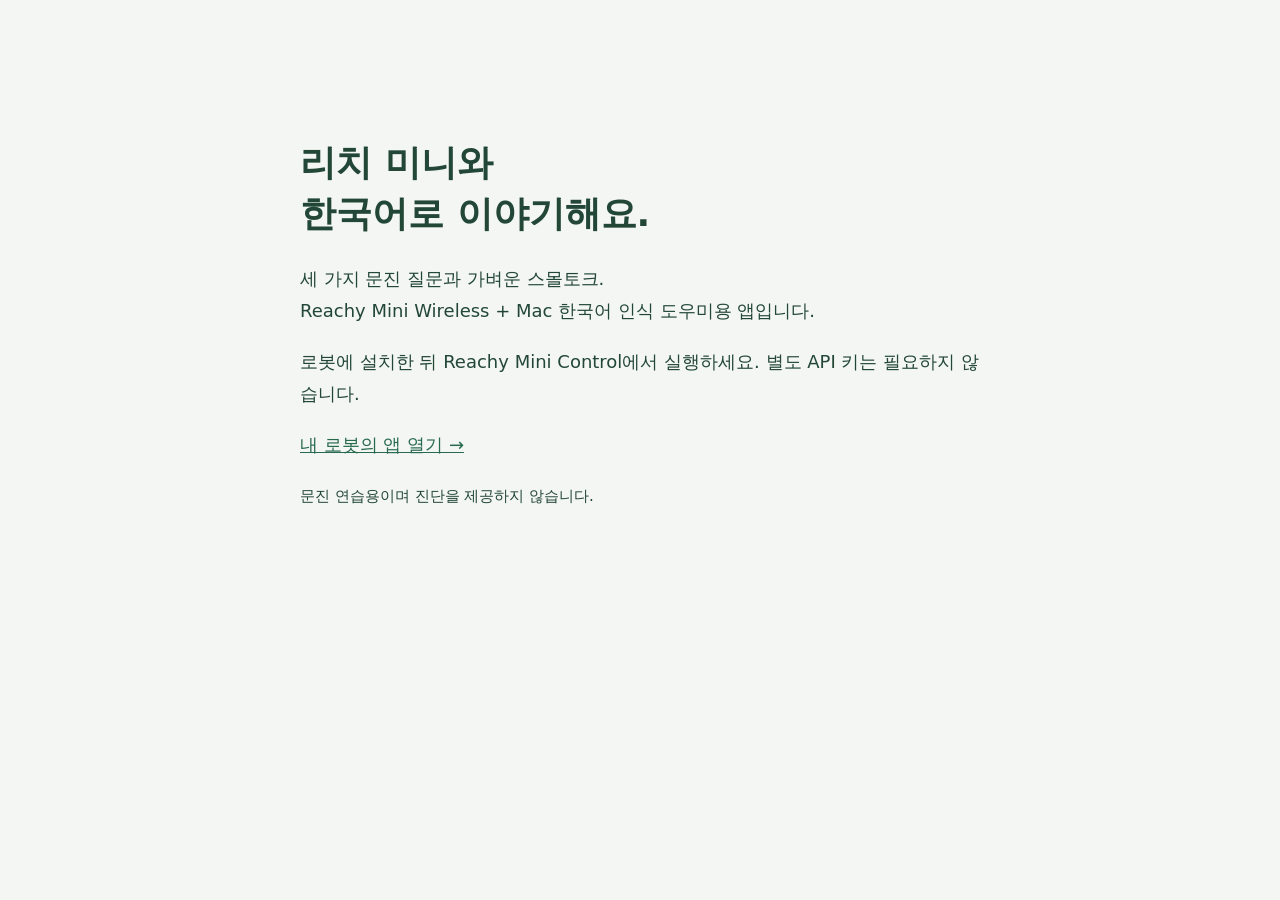
<file: index.html>
<!doctype html><html lang="ko"><meta charset="utf-8"><meta name="viewport" content="width=device-width,initial-scale=1"><title>리치 미니 한국어 문진</title><style>body{font:18px/1.8 system-ui;background:#f3f6f2;color:#234737;max-width:680px;margin:10vh auto;padding:24px}h1{line-height:1.4}a{color:#286a4e}</style><h1>리치 미니와<br>한국어로 이야기해요.</h1><p>세 가지 문진 질문과 가벼운 스몰토크.<br>Reachy Mini Wireless + Mac 한국어 인식 도우미용 앱입니다.</p><p>로봇에 설치한 뒤 Reachy Mini Control에서 실행하세요. 별도 API 키는 필요하지 않습니다.</p><p><a href="http://reachy-mini.local:7860/">내 로봇의 앱 열기 →</a></p><small>문진 연습용이며 진단을 제공하지 않습니다.</small></html>
</file>
